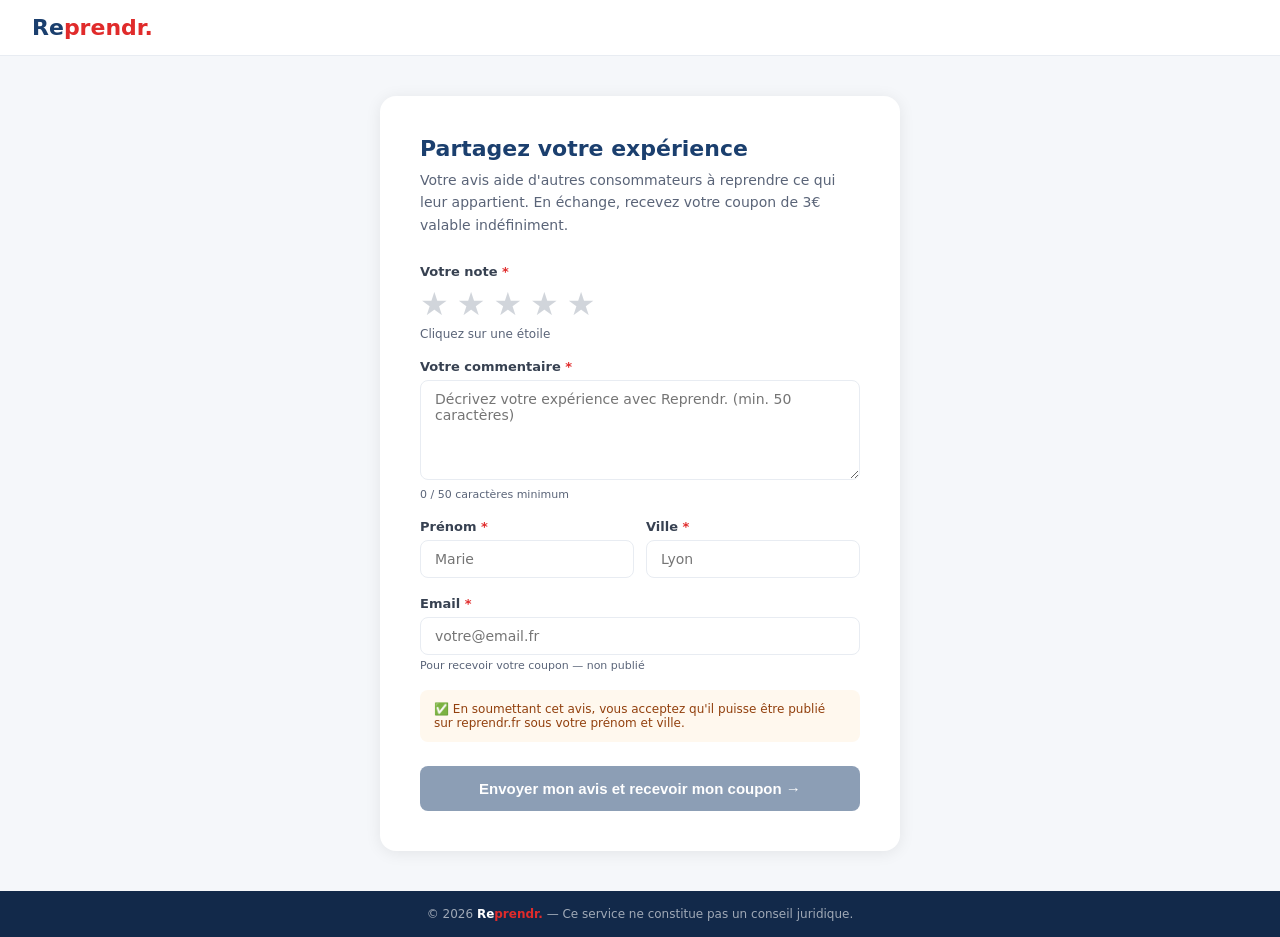
<file: avis.html>
<!DOCTYPE html>
<html lang="fr">
<head>
  <meta charset="UTF-8">
  <meta name="viewport" content="width=device-width, initial-scale=1.0">
  <title>Laissez votre avis — Reprendr.</title>
  <meta name="robots" content="noindex">
  <style>
    *{box-sizing:border-box;margin:0;padding:0}
    body{font-family:'Inter',system-ui,sans-serif;background:#F5F7FA;color:#1A1A2E;min-height:100vh;display:flex;flex-direction:column}
    :root{--blue:#1B3F6E;--red:#E02B2B;--gray:#F5F7FA;--gray2:#E8ECF2;--muted:#5A6478}
    nav{background:#fff;border-bottom:1px solid var(--gray2);padding:0 32px;height:56px;display:flex;align-items:center}
    .logo .re{color:var(--blue);font-size:22px;font-weight:800}
    .logo .ndr{color:var(--red);font-size:22px;font-weight:800}
    .main{flex:1;display:flex;align-items:center;justify-content:center;padding:40px 24px}
    .card{background:#fff;border-radius:16px;padding:40px;max-width:520px;width:100%;box-shadow:0 2px 16px rgba(0,0,0,0.08)}
    h1{font-size:22px;font-weight:800;color:var(--blue);margin-bottom:8px}
    .sub{font-size:14px;color:var(--muted);margin-bottom:28px;line-height:1.6}
    .field{margin-bottom:18px}
    label{display:block;font-size:13px;font-weight:600;color:#374151;margin-bottom:6px}
    input,textarea{width:100%;border:1px solid var(--gray2);border-radius:8px;padding:10px 14px;font-size:14px;font-family:inherit;color:#1A1A2E;outline:none;transition:border-color .2s}
    input:focus,textarea:focus{border-color:var(--blue)}
    textarea{resize:vertical;min-height:100px}
    .stars{display:flex;gap:8px;margin-bottom:4px}
    .star{font-size:32px;cursor:pointer;color:#D1D5DB;transition:color .15s;user-select:none}
    .star.active{color:#F59E0B}
    .note-label{font-size:12px;color:var(--muted);margin-bottom:4px}
    .btn{width:100%;background:var(--blue);color:#fff;border:none;padding:14px;border-radius:8px;font-size:15px;font-weight:700;cursor:pointer;margin-top:8px}
    .btn:disabled{opacity:.5;cursor:not-allowed}
    .success{text-align:center;padding:20px 0}
    .success-icon{font-size:56px;margin-bottom:16px}
    .success h2{font-size:20px;font-weight:800;color:var(--blue);margin-bottom:8px}
    .success p{font-size:14px;color:var(--muted);line-height:1.6}
    .coupon-box{background:#F0FBF4;border:2px solid #86EFAC;border-radius:12px;padding:20px;margin:20px 0;text-align:center}
    .coupon-code{font-size:28px;font-weight:800;color:var(--blue);letter-spacing:3px;margin:8px 0}
    .coupon-note{font-size:12px;color:var(--muted)}
    footer{background:#12294A;color:rgba(255,255,255,.6);text-align:center;padding:16px;font-size:12px}
    footer .re{color:#fff;font-weight:700}
    footer .ndr{color:var(--red);font-weight:700}
  </style>
</head>
<body>
<nav><div class="logo"><span class="re">Re</span><span class="ndr">prendr.</span></div></nav>

<div class="main">
  <div class="card" id="formCard">
    <h1>Partagez votre expérience</h1>
    <div class="sub">Votre avis aide d'autres consommateurs à reprendre ce qui leur appartient. En échange, recevez votre coupon de 3€ valable indéfiniment.</div>

    <div class="field">
      <label>Votre note <span style="color:var(--red)">*</span></label>
      <div class="stars" id="stars">
        <span class="star" data-note="1" onclick="setNote(1)">★</span>
        <span class="star" data-note="2" onclick="setNote(2)">★</span>
        <span class="star" data-note="3" onclick="setNote(3)">★</span>
        <span class="star" data-note="4" onclick="setNote(4)">★</span>
        <span class="star" data-note="5" onclick="setNote(5)">★</span>
      </div>
      <div class="note-label" id="noteLabel">Cliquez sur une étoile</div>
    </div>

    <div class="field">
      <label>Votre commentaire <span style="color:var(--red)">*</span></label>
      <textarea id="commentaire" placeholder="Décrivez votre expérience avec Reprendr. (min. 50 caractères)" oninput="checkForm()"></textarea>
      <div id="charCount" style="font-size:11px;color:var(--muted);margin-top:4px">0 / 50 caractères minimum</div>
    </div>

    <div style="display:grid;grid-template-columns:1fr 1fr;gap:12px">
      <div class="field">
        <label>Prénom <span style="color:var(--red)">*</span></label>
        <input type="text" id="prenom" placeholder="Marie" oninput="checkForm()">
      </div>
      <div class="field">
        <label>Ville <span style="color:var(--red)">*</span></label>
        <input type="text" id="ville" placeholder="Lyon" oninput="checkForm()">
      </div>
    </div>

    <div class="field">
      <label>Email <span style="color:var(--red)">*</span></label>
      <input type="email" id="email" placeholder="votre@email.fr" oninput="checkForm()">
      <div style="font-size:11px;color:var(--muted);margin-top:4px">Pour recevoir votre coupon — non publié</div>
    </div>

    <div style="background:#FFF8EE;border-radius:8px;padding:12px 14px;font-size:12px;color:#92400E;margin-bottom:16px">
      ✅ En soumettant cet avis, vous acceptez qu'il puisse être publié sur reprendr.fr sous votre prénom et ville.
    </div>

    <button class="btn" id="btnSoumettre" onclick="soumettreAvis()" disabled>Envoyer mon avis et recevoir mon coupon →</button>
    <div id="erreur" style="display:none;color:#DC2626;font-size:13px;margin-top:8px;text-align:center"></div>
  </div>

  <div class="card success" id="successCard" style="display:none">
    <div class="success-icon">🎉</div>
    <h2>Merci pour votre avis !</h2>
    <p>Votre coupon de 3€ vous a été envoyé par email. Utilisez-le sur votre prochain dossier ou offrez-le à un proche.</p>
    <div class="coupon-box">
      <div style="font-size:13px;color:var(--muted);margin-bottom:4px">Votre coupon</div>
      <div class="coupon-code" id="displayCoupon">—</div>
      <div class="coupon-note">Valable indéfiniment · 3€ de réduction · Utilisable une fois</div>
    </div>
    <a href="/" style="display:inline-block;background:var(--blue);color:#fff;text-decoration:none;padding:12px 24px;border-radius:8px;font-size:14px;font-weight:700;margin-top:8px">Retour à l'accueil →</a>
  </div>
</div>

<footer>© 2026 <span class="re">Re</span><span class="ndr">prendr.</span> — Ce service ne constitue pas un conseil juridique.</footer>

<script>
var noteSelectionnee = 0;
var noteLabels = ['','Très insatisfait','Insatisfait','Correct','Satisfait','Très satisfait !'];

function setNote(n) {
  noteSelectionnee = n;
  document.querySelectorAll('.star').forEach(function(s,i){
    s.classList.toggle('active', i < n);
  });
  document.getElementById('noteLabel').textContent = noteLabels[n];
  checkForm();
}

function checkForm() {
  var commentaire = document.getElementById('commentaire').value.trim();
  var prenom = document.getElementById('prenom').value.trim();
  var ville = document.getElementById('ville').value.trim();
  var email = document.getElementById('email').value.trim();
  var charCount = document.getElementById('charCount');
  charCount.textContent = commentaire.length + ' / 50 caractères minimum';
  charCount.style.color = commentaire.length >= 50 ? '#2E7D52' : 'var(--muted)';
  var ok = noteSelectionnee > 0 && commentaire.length >= 50 && prenom && ville && email.includes('@');
  document.getElementById('btnSoumettre').disabled = !ok;
}

async function soumettreAvis() {
  var btn = document.getElementById('btnSoumettre');
  var erreur = document.getElementById('erreur');
  btn.disabled = true;
  btn.textContent = 'Envoi en cours…';
  erreur.style.display = 'none';

  var params = new URLSearchParams(window.location.search);
  var dossierId = params.get('did') || null;

  try {
    var resp = await fetch('https://scbcixelfodadmjtpjqh.supabase.co/functions/v1/submit-avis', {
      method: 'POST',
      headers: {'Content-Type':'application/json'},
      body: JSON.stringify({
        dossier_id: dossierId,
        email: document.getElementById('email').value.trim(),
        prenom: document.getElementById('prenom').value.trim(),
        ville: document.getElementById('ville').value.trim(),
        note: noteSelectionnee,
        commentaire: document.getElementById('commentaire').value.trim()
      })
    });
    var data = await resp.json();
    if(data.success) {
      document.getElementById('formCard').style.display = 'none';
      document.getElementById('successCard').style.display = 'block';
      document.getElementById('displayCoupon').textContent = data.coupon_code;
    } else {
      throw new Error(data.error || 'Erreur serveur');
    }
  } catch(e) {
    erreur.style.display = 'block';
    erreur.textContent = 'Une erreur est survenue. Réessayez dans quelques instants.';
    btn.disabled = false;
    btn.textContent = 'Envoyer mon avis et recevoir mon coupon →';
  }
}
</script>
</body>
</html>
</file>
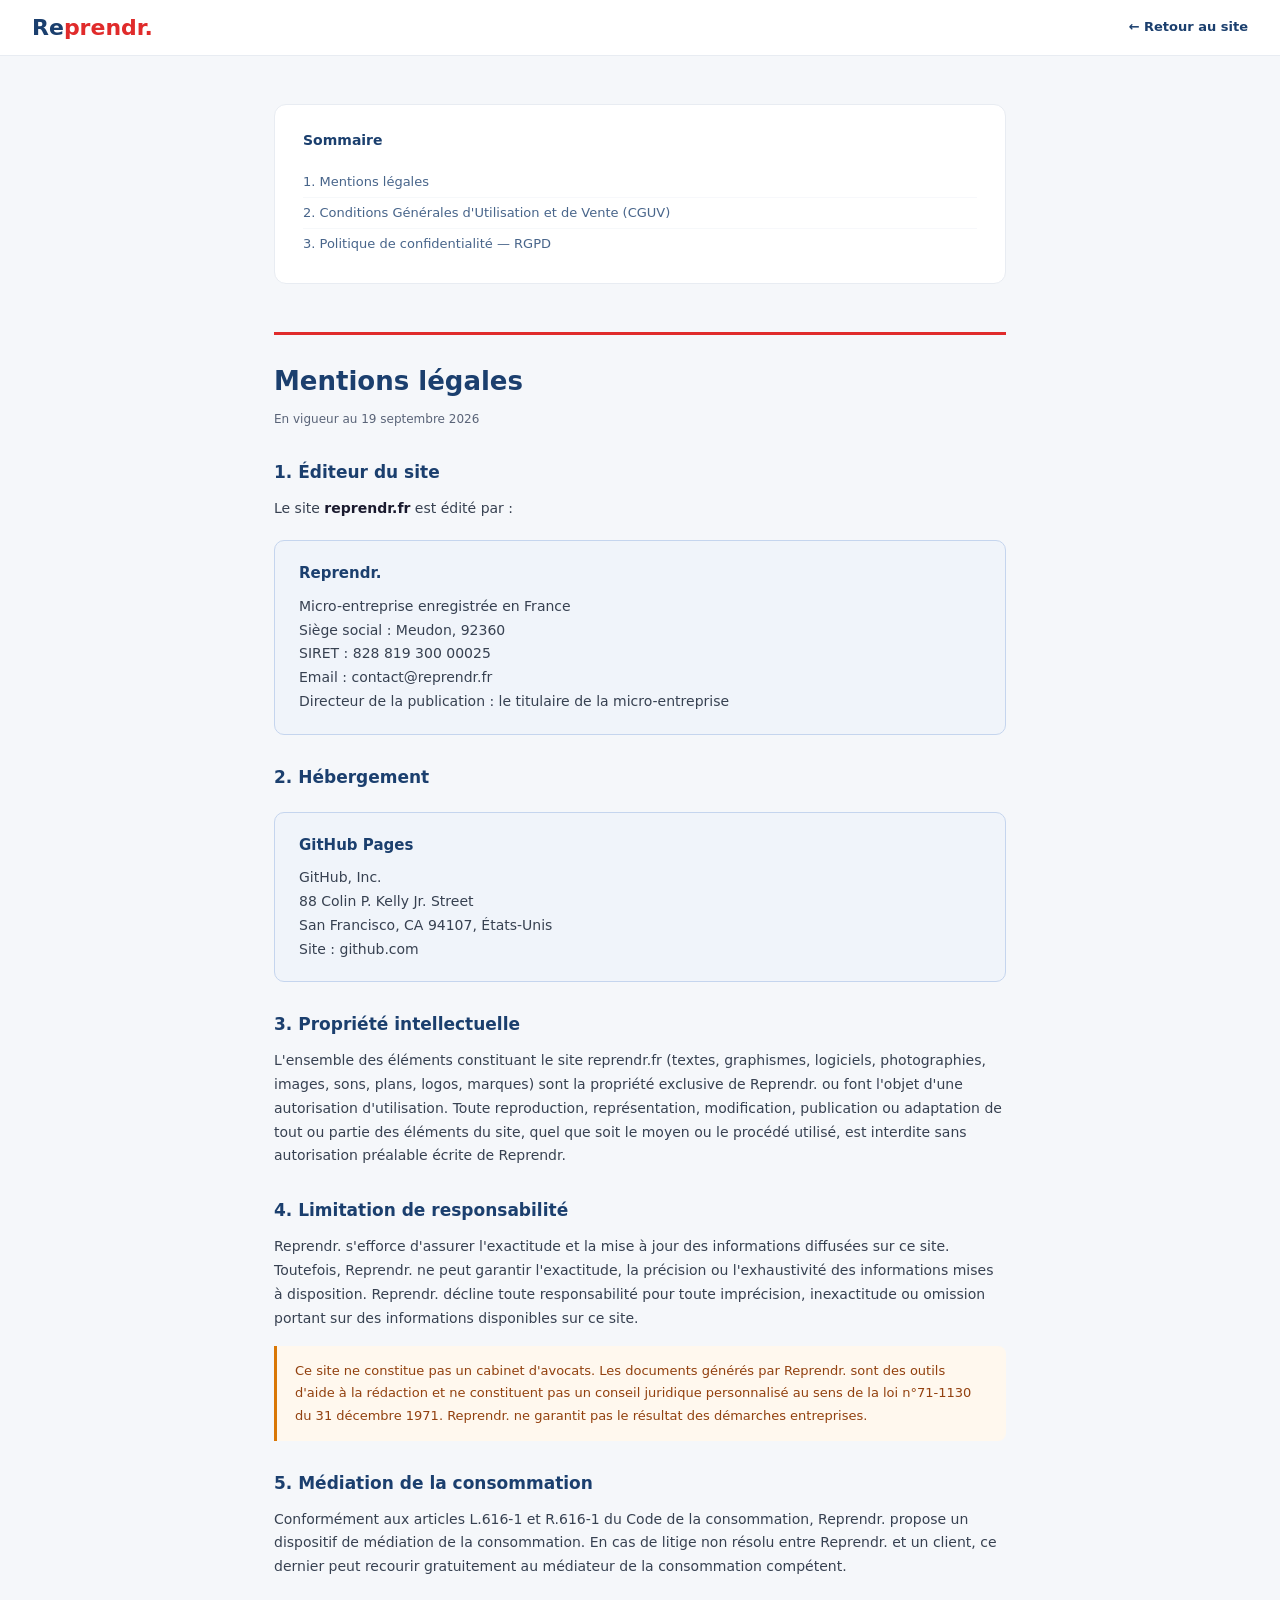
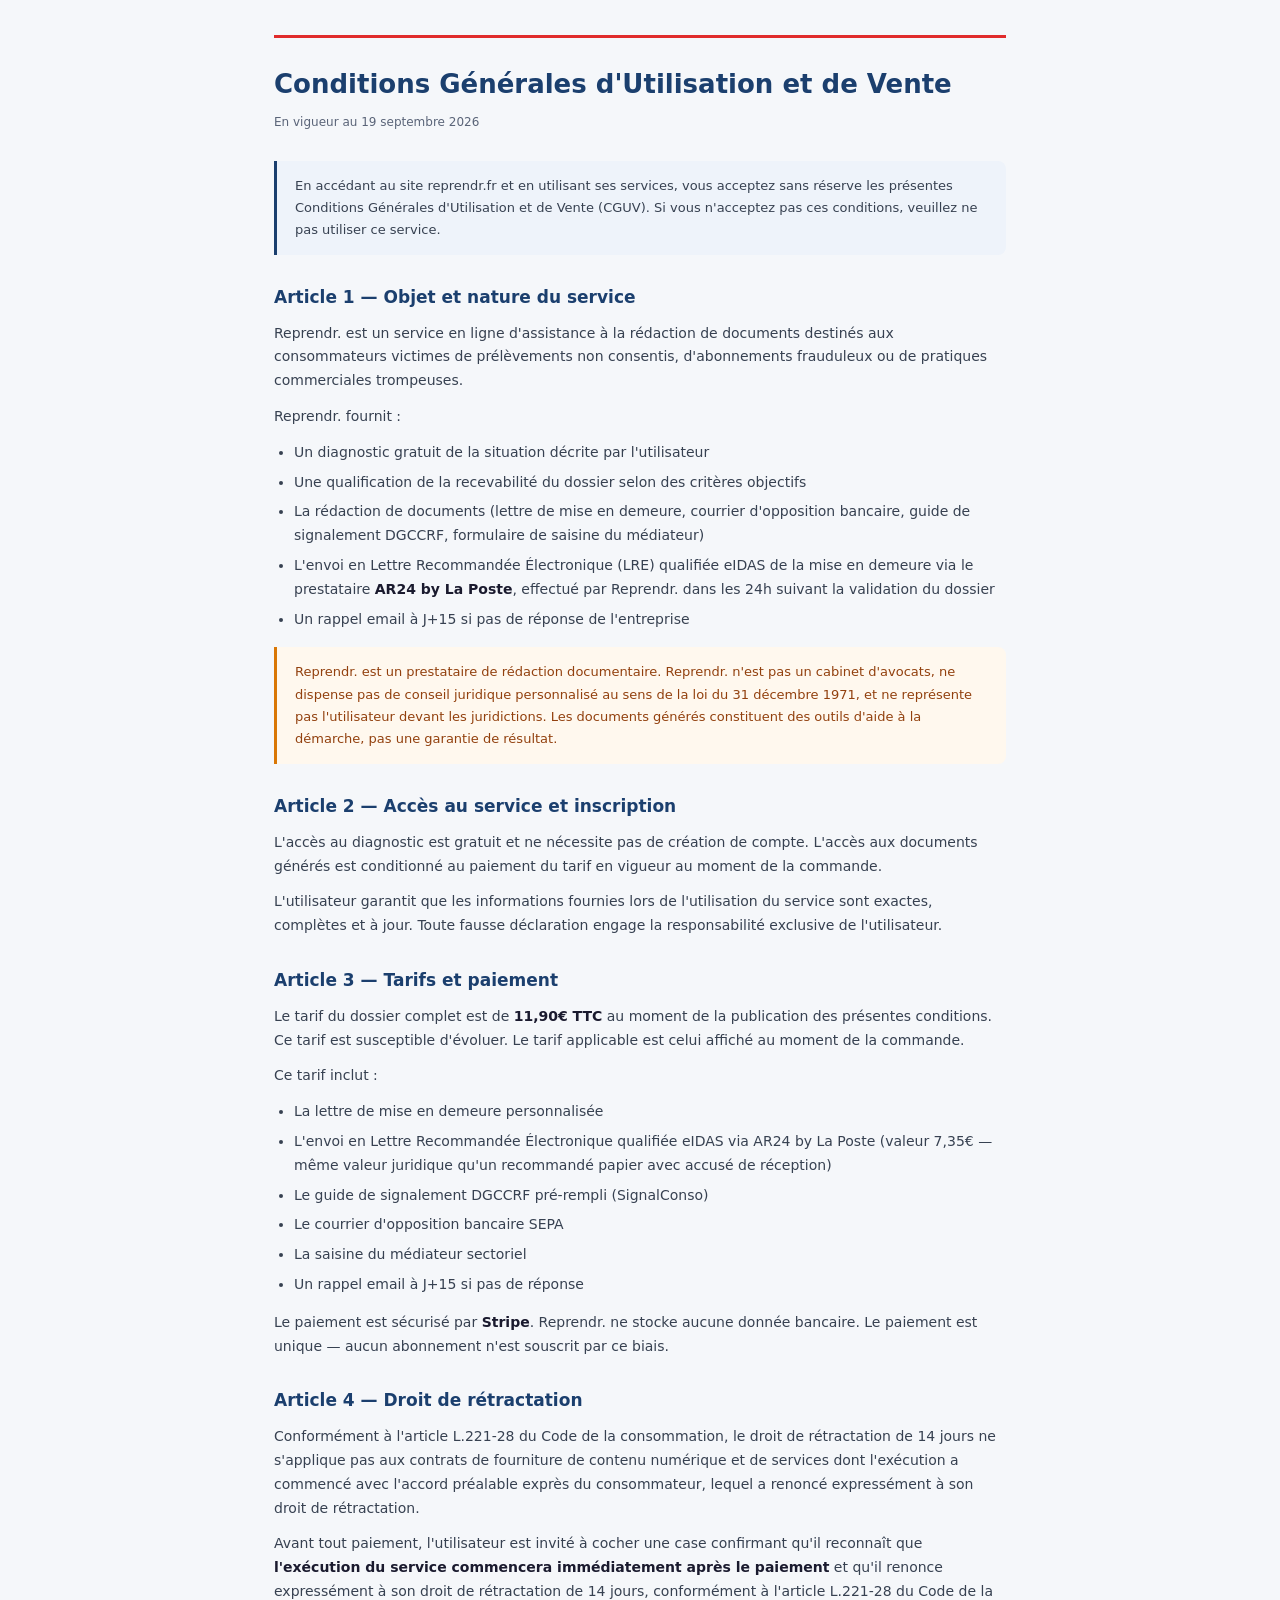
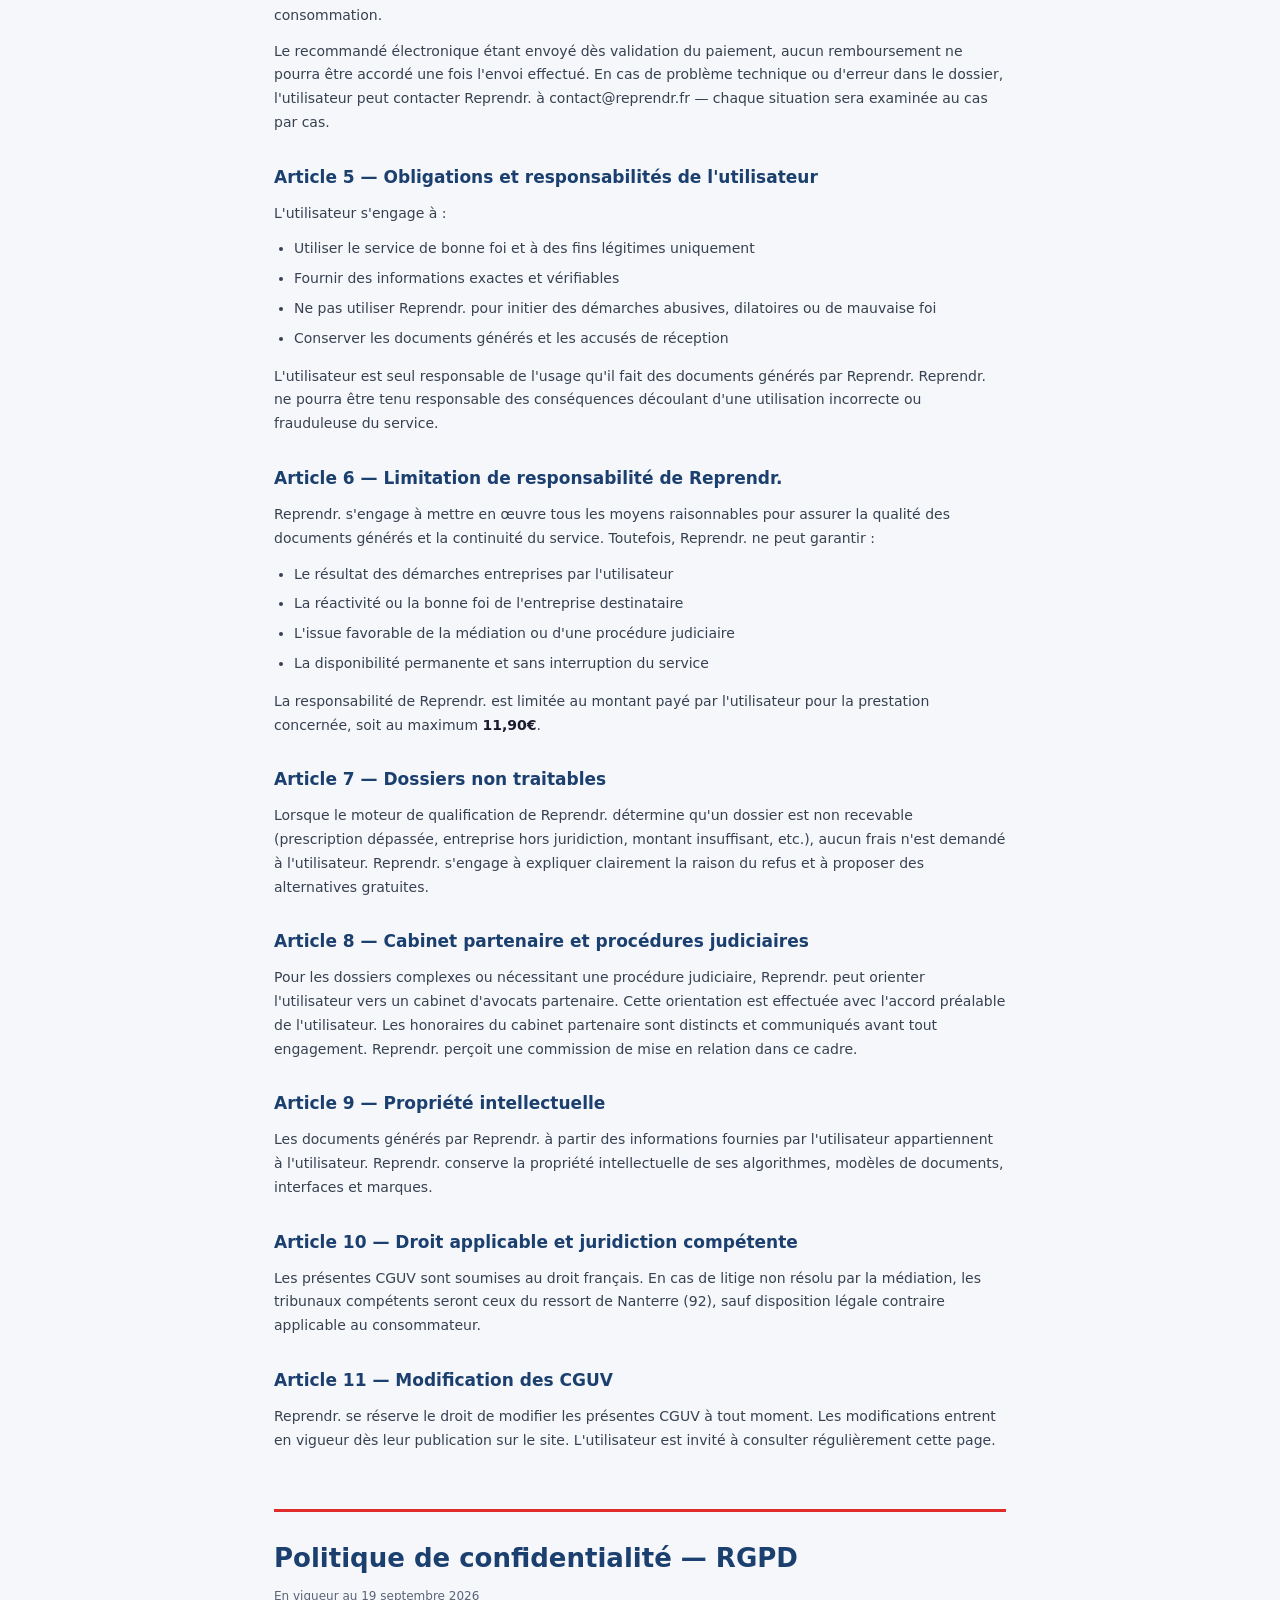
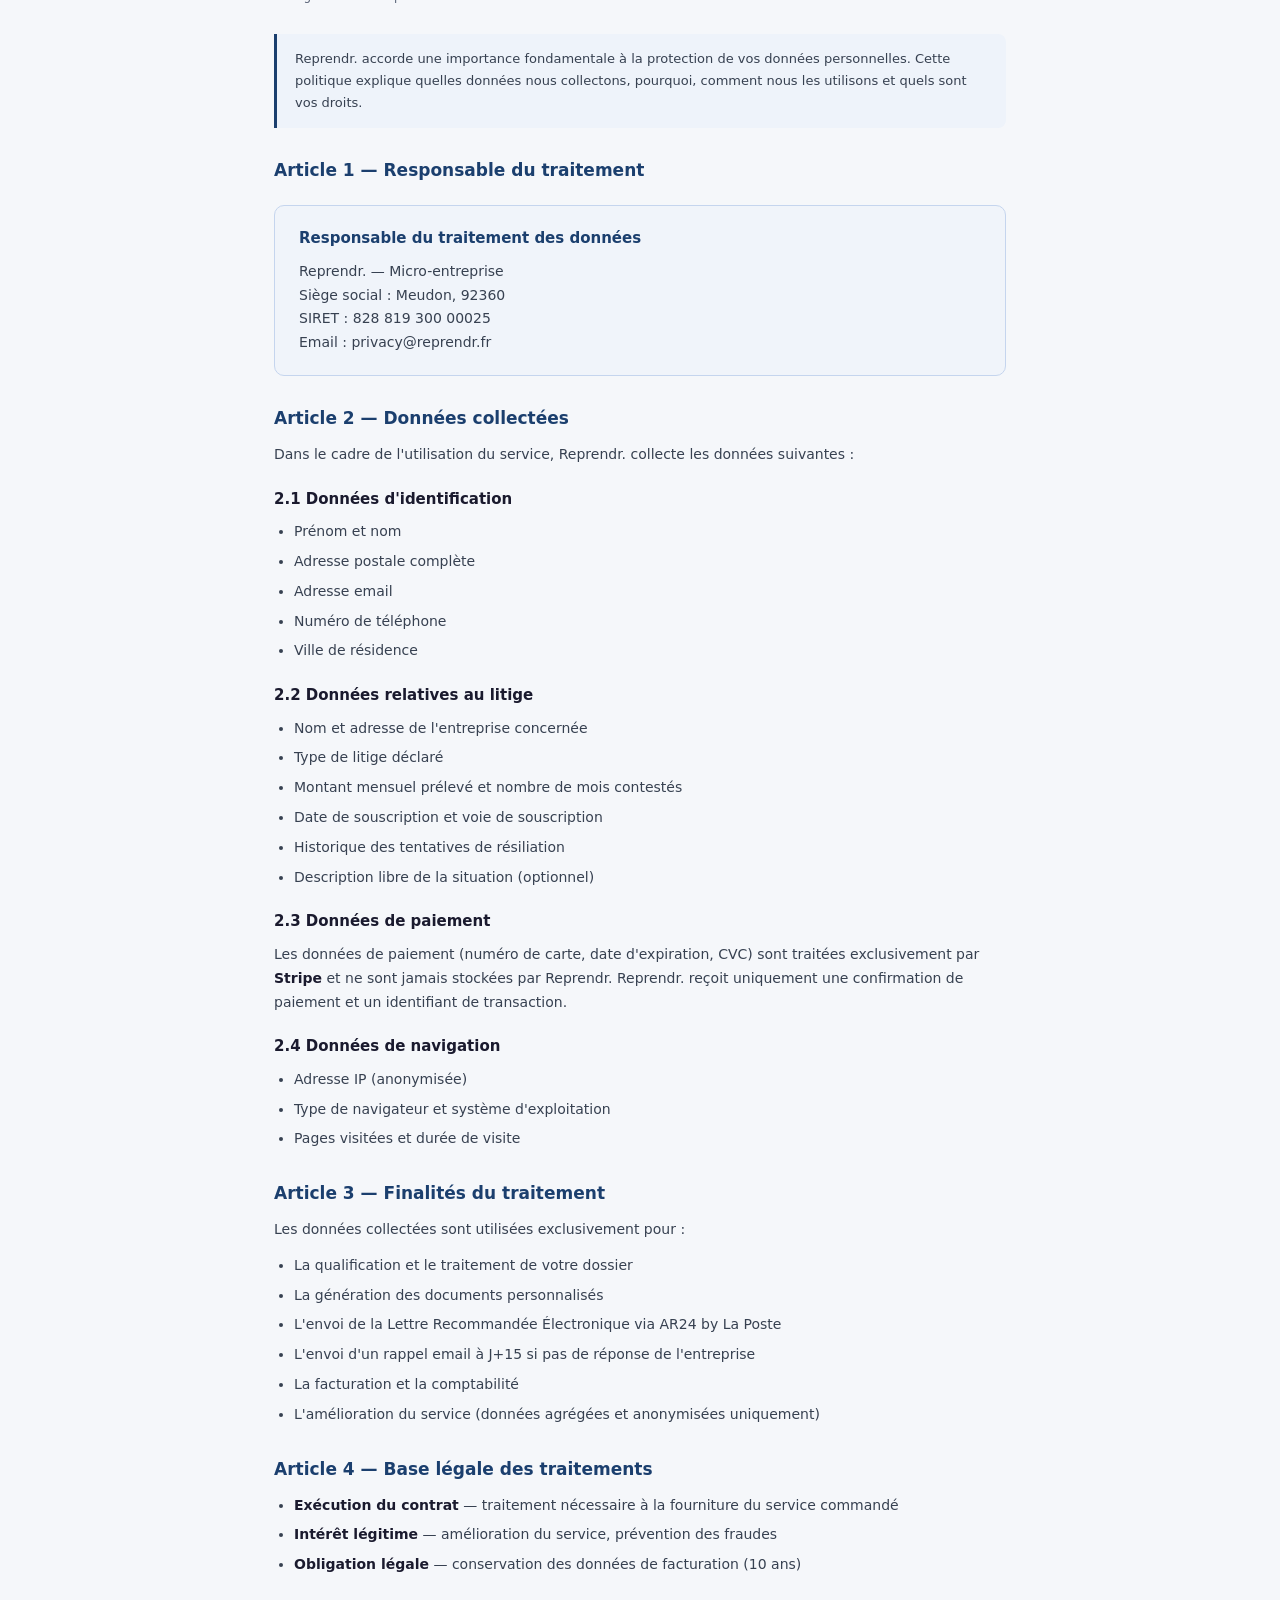
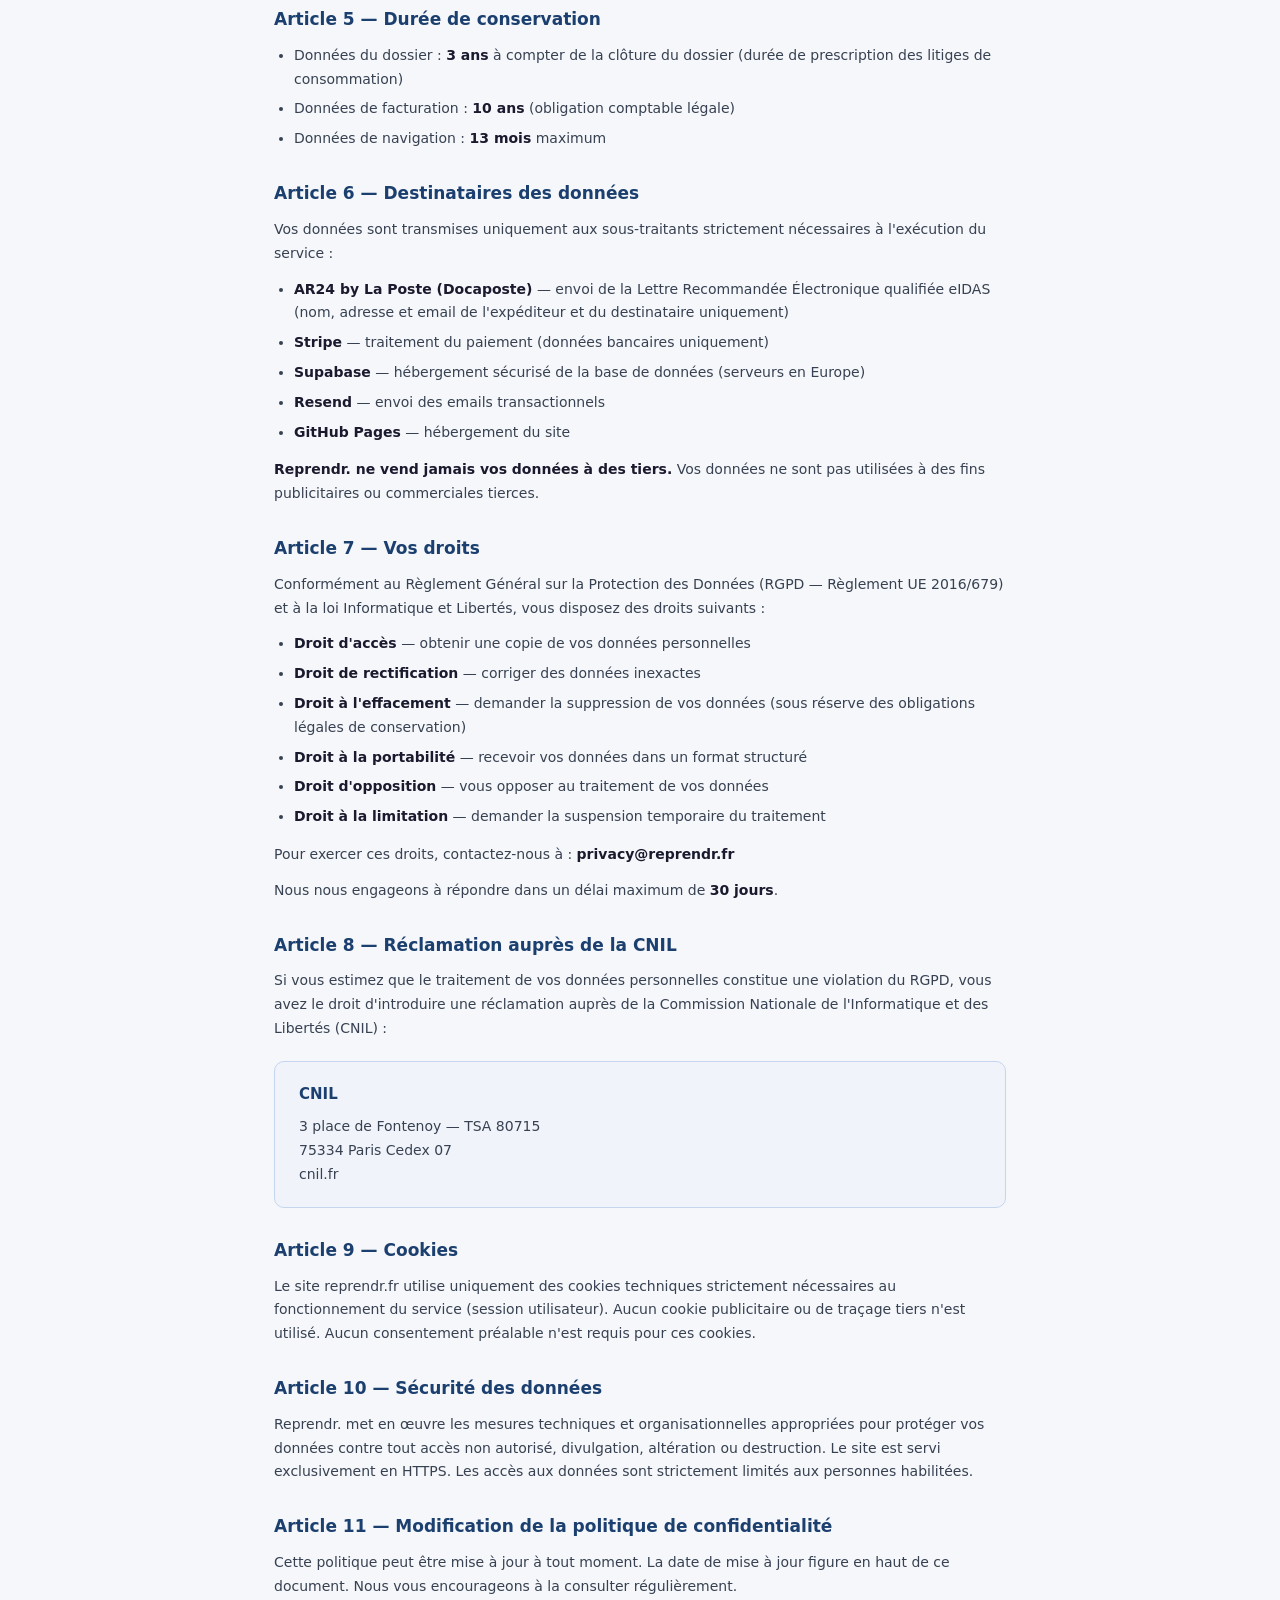
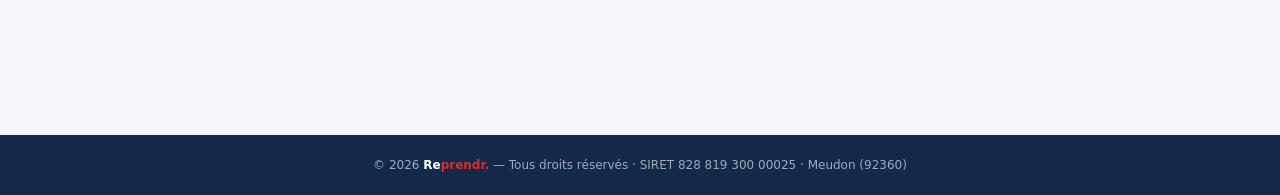
<file: legal.html>
<!DOCTYPE html>
<html lang="fr">
<head>
  <meta charset="UTF-8">
  <meta name="viewport" content="width=device-width, initial-scale=1.0">
  <title>Reprendr. — Mentions légales, CGU & Politique de confidentialité</title>
  <style>
    *{box-sizing:border-box;margin:0;padding:0}
    body{font-family:'Inter',system-ui,sans-serif;background:#F5F7FA;color:#1A1A2E;line-height:1.7}
    :root{--blue:#1B3F6E;--red:#E02B2B;--gray:#F5F7FA;--gray2:#E8ECF2;--muted:#5A6478}

    nav{background:#fff;border-bottom:1px solid var(--gray2);padding:0 32px;height:56px;display:flex;align-items:center;justify-content:space-between;position:sticky;top:0;z-index:100}
    .logo .re{color:var(--blue);font-size:22px;font-weight:800}
    .logo .ndr{color:var(--red);font-size:22px;font-weight:800}
    .back{font-size:13px;color:var(--blue);text-decoration:none;font-weight:600}

    .wrapper{max-width:780px;margin:0 auto;padding:48px 24px 80px}

    .toc{background:#fff;border:1px solid var(--gray2);border-radius:12px;padding:24px 28px;margin-bottom:48px}
    .toc-titre{font-size:14px;font-weight:700;color:var(--blue);margin-bottom:14px}
    .toc a{display:block;font-size:13px;color:var(--blue);text-decoration:none;padding:4px 0;border-bottom:1px solid var(--gray);opacity:.8}
    .toc a:last-child{border:none}
    .toc a:hover{opacity:1}

    .doc-section{scroll-margin-top:70px;margin-bottom:56px}
    .doc-titre{font-size:26px;font-weight:800;color:var(--blue);margin-bottom:6px;padding-top:24px;border-top:3px solid var(--red)}
    .doc-date{font-size:12px;color:var(--muted);margin-bottom:28px}

    h2{font-size:17px;font-weight:700;color:var(--blue);margin:28px 0 10px}
    h3{font-size:15px;font-weight:600;color:#1A1A2E;margin:20px 0 8px}
    p{font-size:14px;color:#374151;margin-bottom:12px}
    ul{margin:8px 0 14px 20px}
    li{font-size:14px;color:#374151;margin-bottom:6px}
    strong{color:#1A1A2E}

    .highlight{background:#EEF3FA;border-left:3px solid var(--blue);padding:14px 18px;border-radius:0 8px 8px 0;margin:16px 0;font-size:13px;color:#374151}
    .warning{background:#FFF8EE;border-left:3px solid #D97706;padding:14px 18px;border-radius:0 8px 8px 0;margin:16px 0;font-size:13px;color:#92400E}
    .contact-box{background:#F0F4FA;border:1px solid #C5D5EE;border-radius:10px;padding:20px 24px;margin:20px 0;font-size:14px;color:#374151}
    .contact-box strong{display:block;margin-bottom:8px;color:var(--blue);font-size:15px}

    footer{background:#12294A;color:rgba(255,255,255,.6);text-align:center;padding:20px 32px;font-size:12px}
    footer .re{color:#fff;font-weight:700}
    footer .ndr{color:var(--red);font-weight:700}
  </style>
</head>
<body>

<nav>
  <div class="logo"><span class="re">Re</span><span class="ndr">prendr.</span></div>
  <a class="back" href="index.html">← Retour au site</a>
</nav>

<div class="wrapper">

  <div class="toc">
    <div class="toc-titre">Sommaire</div>
    <a href="#mentions">1. Mentions légales</a>
    <a href="#cgu">2. Conditions Générales d'Utilisation et de Vente (CGUV)</a>
    <a href="#confidentialite">3. Politique de confidentialité — RGPD</a>
  </div>

  <!-- ===== MENTIONS LÉGALES ===== -->
  <div class="doc-section" id="mentions">
    <div class="doc-titre">Mentions légales</div>
    <div class="doc-date">En vigueur au 19 septembre 2026</div>

    <h2>1. Éditeur du site</h2>
    <p>Le site <strong>reprendr.fr</strong> est édité par :</p>
    <div class="contact-box">
      <strong>Reprendr.</strong>
      Micro-entreprise enregistrée en France<br>
      Siège social : Meudon, 92360<br>
      SIRET : 828 819 300 00025<br>
      Email : contact@reprendr.fr<br>
      Directeur de la publication : le titulaire de la micro-entreprise
    </div>

    <h2>2. Hébergement</h2>
    <div class="contact-box">
      <strong>GitHub Pages</strong>
      GitHub, Inc.<br>
      88 Colin P. Kelly Jr. Street<br>
      San Francisco, CA 94107, États-Unis<br>
      Site : github.com
    </div>

    <h2>3. Propriété intellectuelle</h2>
    <p>L'ensemble des éléments constituant le site reprendr.fr (textes, graphismes, logiciels, photographies, images, sons, plans, logos, marques) sont la propriété exclusive de Reprendr. ou font l'objet d'une autorisation d'utilisation. Toute reproduction, représentation, modification, publication ou adaptation de tout ou partie des éléments du site, quel que soit le moyen ou le procédé utilisé, est interdite sans autorisation préalable écrite de Reprendr.</p>

    <h2>4. Limitation de responsabilité</h2>
    <p>Reprendr. s'efforce d'assurer l'exactitude et la mise à jour des informations diffusées sur ce site. Toutefois, Reprendr. ne peut garantir l'exactitude, la précision ou l'exhaustivité des informations mises à disposition. Reprendr. décline toute responsabilité pour toute imprécision, inexactitude ou omission portant sur des informations disponibles sur ce site.</p>

    <div class="warning">
      Ce site ne constitue pas un cabinet d'avocats. Les documents générés par Reprendr. sont des outils d'aide à la rédaction et ne constituent pas un conseil juridique personnalisé au sens de la loi n°71-1130 du 31 décembre 1971. Reprendr. ne garantit pas le résultat des démarches entreprises.
    </div>

    <h2>5. Médiation de la consommation</h2>
    <p>Conformément aux articles L.616-1 et R.616-1 du Code de la consommation, Reprendr. propose un dispositif de médiation de la consommation. En cas de litige non résolu entre Reprendr. et un client, ce dernier peut recourir gratuitement au médiateur de la consommation compétent.</p>
  </div>

  <!-- ===== CGU ===== -->
  <div class="doc-section" id="cgu">
    <div class="doc-titre">Conditions Générales d'Utilisation et de Vente</div>
    <div class="doc-date">En vigueur au 19 septembre 2026</div>

    <div class="highlight">En accédant au site reprendr.fr et en utilisant ses services, vous acceptez sans réserve les présentes Conditions Générales d'Utilisation et de Vente (CGUV). Si vous n'acceptez pas ces conditions, veuillez ne pas utiliser ce service.</div>

    <h2>Article 1 — Objet et nature du service</h2>
    <p>Reprendr. est un service en ligne d'assistance à la rédaction de documents destinés aux consommateurs victimes de prélèvements non consentis, d'abonnements frauduleux ou de pratiques commerciales trompeuses.</p>
    <p>Reprendr. fournit :</p>
    <ul>
      <li>Un diagnostic gratuit de la situation décrite par l'utilisateur</li>
      <li>Une qualification de la recevabilité du dossier selon des critères objectifs</li>
      <li>La rédaction de documents (lettre de mise en demeure, courrier d'opposition bancaire, guide de signalement DGCCRF, formulaire de saisine du médiateur)</li>
      <li>L'envoi en Lettre Recommandée Électronique (LRE) qualifiée eIDAS de la mise en demeure via le prestataire <strong>AR24 by La Poste</strong>, effectué par Reprendr. dans les 24h suivant la validation du dossier</li>
      <li>Un rappel email à J+15 si pas de réponse de l'entreprise</li>
    </ul>

    <div class="warning">
      Reprendr. est un prestataire de rédaction documentaire. Reprendr. n'est pas un cabinet d'avocats, ne dispense pas de conseil juridique personnalisé au sens de la loi du 31 décembre 1971, et ne représente pas l'utilisateur devant les juridictions. Les documents générés constituent des outils d'aide à la démarche, pas une garantie de résultat.
    </div>

    <h2>Article 2 — Accès au service et inscription</h2>
    <p>L'accès au diagnostic est gratuit et ne nécessite pas de création de compte. L'accès aux documents générés est conditionné au paiement du tarif en vigueur au moment de la commande.</p>
    <p>L'utilisateur garantit que les informations fournies lors de l'utilisation du service sont exactes, complètes et à jour. Toute fausse déclaration engage la responsabilité exclusive de l'utilisateur.</p>

    <h2>Article 3 — Tarifs et paiement</h2>
    <p>Le tarif du dossier complet est de <strong>11,90€ TTC</strong> au moment de la publication des présentes conditions. Ce tarif est susceptible d'évoluer. Le tarif applicable est celui affiché au moment de la commande.</p>
    <p>Ce tarif inclut :</p>
    <ul>
      <li>La lettre de mise en demeure personnalisée</li>
      <li>L'envoi en Lettre Recommandée Électronique qualifiée eIDAS via AR24 by La Poste (valeur 7,35€ — même valeur juridique qu'un recommandé papier avec accusé de réception)</li>
      <li>Le guide de signalement DGCCRF pré-rempli (SignalConso)</li>
      <li>Le courrier d'opposition bancaire SEPA</li>
      <li>La saisine du médiateur sectoriel</li>
      <li>Un rappel email à J+15 si pas de réponse</li>
    </ul>
    <p>Le paiement est sécurisé par <strong>Stripe</strong>. Reprendr. ne stocke aucune donnée bancaire. Le paiement est unique — aucun abonnement n'est souscrit par ce biais.</p>

    <h2>Article 4 — Droit de rétractation</h2>
    <p>Conformément à l'article L.221-28 du Code de la consommation, le droit de rétractation de 14 jours ne s'applique pas aux contrats de fourniture de contenu numérique et de services dont l'exécution a commencé avec l'accord préalable exprès du consommateur, lequel a renoncé expressément à son droit de rétractation.</p>
    <p>Avant tout paiement, l'utilisateur est invité à cocher une case confirmant qu'il reconnaît que <strong>l'exécution du service commencera immédiatement après le paiement</strong> et qu'il renonce expressément à son droit de rétractation de 14 jours, conformément à l'article L.221-28 du Code de la consommation.</p>
    <p>Le recommandé électronique étant envoyé dès validation du paiement, aucun remboursement ne pourra être accordé une fois l'envoi effectué. En cas de problème technique ou d'erreur dans le dossier, l'utilisateur peut contacter Reprendr. à contact@reprendr.fr — chaque situation sera examinée au cas par cas.</p>

    <h2>Article 5 — Obligations et responsabilités de l'utilisateur</h2>
    <p>L'utilisateur s'engage à :</p>
    <ul>
      <li>Utiliser le service de bonne foi et à des fins légitimes uniquement</li>
      <li>Fournir des informations exactes et vérifiables</li>
      <li>Ne pas utiliser Reprendr. pour initier des démarches abusives, dilatoires ou de mauvaise foi</li>
      <li>Conserver les documents générés et les accusés de réception</li>
    </ul>
    <p>L'utilisateur est seul responsable de l'usage qu'il fait des documents générés par Reprendr. Reprendr. ne pourra être tenu responsable des conséquences découlant d'une utilisation incorrecte ou frauduleuse du service.</p>

    <h2>Article 6 — Limitation de responsabilité de Reprendr.</h2>
    <p>Reprendr. s'engage à mettre en œuvre tous les moyens raisonnables pour assurer la qualité des documents générés et la continuité du service. Toutefois, Reprendr. ne peut garantir :</p>
    <ul>
      <li>Le résultat des démarches entreprises par l'utilisateur</li>
      <li>La réactivité ou la bonne foi de l'entreprise destinataire</li>
      <li>L'issue favorable de la médiation ou d'une procédure judiciaire</li>
      <li>La disponibilité permanente et sans interruption du service</li>
    </ul>
    <p>La responsabilité de Reprendr. est limitée au montant payé par l'utilisateur pour la prestation concernée, soit au maximum <strong>11,90€</strong>.</p>

    <h2>Article 7 — Dossiers non traitables</h2>
    <p>Lorsque le moteur de qualification de Reprendr. détermine qu'un dossier est non recevable (prescription dépassée, entreprise hors juridiction, montant insuffisant, etc.), aucun frais n'est demandé à l'utilisateur. Reprendr. s'engage à expliquer clairement la raison du refus et à proposer des alternatives gratuites.</p>

    <h2>Article 8 — Cabinet partenaire et procédures judiciaires</h2>
    <p>Pour les dossiers complexes ou nécessitant une procédure judiciaire, Reprendr. peut orienter l'utilisateur vers un cabinet d'avocats partenaire. Cette orientation est effectuée avec l'accord préalable de l'utilisateur. Les honoraires du cabinet partenaire sont distincts et communiqués avant tout engagement. Reprendr. perçoit une commission de mise en relation dans ce cadre.</p>

    <h2>Article 9 — Propriété intellectuelle</h2>
    <p>Les documents générés par Reprendr. à partir des informations fournies par l'utilisateur appartiennent à l'utilisateur. Reprendr. conserve la propriété intellectuelle de ses algorithmes, modèles de documents, interfaces et marques.</p>

    <h2>Article 10 — Droit applicable et juridiction compétente</h2>
    <p>Les présentes CGUV sont soumises au droit français. En cas de litige non résolu par la médiation, les tribunaux compétents seront ceux du ressort de Nanterre (92), sauf disposition légale contraire applicable au consommateur.</p>

    <h2>Article 11 — Modification des CGUV</h2>
    <p>Reprendr. se réserve le droit de modifier les présentes CGUV à tout moment. Les modifications entrent en vigueur dès leur publication sur le site. L'utilisateur est invité à consulter régulièrement cette page.</p>
  </div>

  <!-- ===== POLITIQUE DE CONFIDENTIALITÉ ===== -->
  <div class="doc-section" id="confidentialite">
    <div class="doc-titre">Politique de confidentialité — RGPD</div>
    <div class="doc-date">En vigueur au 19 septembre 2026</div>

    <div class="highlight">Reprendr. accorde une importance fondamentale à la protection de vos données personnelles. Cette politique explique quelles données nous collectons, pourquoi, comment nous les utilisons et quels sont vos droits.</div>

    <h2>Article 1 — Responsable du traitement</h2>
    <div class="contact-box">
      <strong>Responsable du traitement des données</strong>
      Reprendr. — Micro-entreprise<br>
      Siège social : Meudon, 92360<br>
      SIRET : 828 819 300 00025<br>
      Email : privacy@reprendr.fr
    </div>

    <h2>Article 2 — Données collectées</h2>
    <p>Dans le cadre de l'utilisation du service, Reprendr. collecte les données suivantes :</p>

    <h3>2.1 Données d'identification</h3>
    <ul>
      <li>Prénom et nom</li>
      <li>Adresse postale complète</li>
      <li>Adresse email</li>
      <li>Numéro de téléphone</li>
      <li>Ville de résidence</li>
    </ul>

    <h3>2.2 Données relatives au litige</h3>
    <ul>
      <li>Nom et adresse de l'entreprise concernée</li>
      <li>Type de litige déclaré</li>
      <li>Montant mensuel prélevé et nombre de mois contestés</li>
      <li>Date de souscription et voie de souscription</li>
      <li>Historique des tentatives de résiliation</li>
      <li>Description libre de la situation (optionnel)</li>
    </ul>

    <h3>2.3 Données de paiement</h3>
    <p>Les données de paiement (numéro de carte, date d'expiration, CVC) sont traitées exclusivement par <strong>Stripe</strong> et ne sont jamais stockées par Reprendr. Reprendr. reçoit uniquement une confirmation de paiement et un identifiant de transaction.</p>

    <h3>2.4 Données de navigation</h3>
    <ul>
      <li>Adresse IP (anonymisée)</li>
      <li>Type de navigateur et système d'exploitation</li>
      <li>Pages visitées et durée de visite</li>
    </ul>

    <h2>Article 3 — Finalités du traitement</h2>
    <p>Les données collectées sont utilisées exclusivement pour :</p>
    <ul>
      <li>La qualification et le traitement de votre dossier</li>
      <li>La génération des documents personnalisés</li>
      <li>L'envoi de la Lettre Recommandée Électronique via AR24 by La Poste</li>
      <li>L'envoi d'un rappel email à J+15 si pas de réponse de l'entreprise</li>
      <li>La facturation et la comptabilité</li>
      <li>L'amélioration du service (données agrégées et anonymisées uniquement)</li>
    </ul>

    <h2>Article 4 — Base légale des traitements</h2>
    <ul>
      <li><strong>Exécution du contrat</strong> — traitement nécessaire à la fourniture du service commandé</li>
      <li><strong>Intérêt légitime</strong> — amélioration du service, prévention des fraudes</li>
      <li><strong>Obligation légale</strong> — conservation des données de facturation (10 ans)</li>
    </ul>

    <h2>Article 5 — Durée de conservation</h2>
    <ul>
      <li>Données du dossier : <strong>3 ans</strong> à compter de la clôture du dossier (durée de prescription des litiges de consommation)</li>
      <li>Données de facturation : <strong>10 ans</strong> (obligation comptable légale)</li>
      <li>Données de navigation : <strong>13 mois</strong> maximum</li>
    </ul>

    <h2>Article 6 — Destinataires des données</h2>
    <p>Vos données sont transmises uniquement aux sous-traitants strictement nécessaires à l'exécution du service :</p>
    <ul>
      <li><strong>AR24 by La Poste (Docaposte)</strong> — envoi de la Lettre Recommandée Électronique qualifiée eIDAS (nom, adresse et email de l'expéditeur et du destinataire uniquement)</li>
      <li><strong>Stripe</strong> — traitement du paiement (données bancaires uniquement)</li>
      <li><strong>Supabase</strong> — hébergement sécurisé de la base de données (serveurs en Europe)</li>
      <li><strong>Resend</strong> — envoi des emails transactionnels</li>
      <li><strong>GitHub Pages</strong> — hébergement du site</li>
    </ul>
    <p><strong>Reprendr. ne vend jamais vos données à des tiers.</strong> Vos données ne sont pas utilisées à des fins publicitaires ou commerciales tierces.</p>

    <h2>Article 7 — Vos droits</h2>
    <p>Conformément au Règlement Général sur la Protection des Données (RGPD — Règlement UE 2016/679) et à la loi Informatique et Libertés, vous disposez des droits suivants :</p>
    <ul>
      <li><strong>Droit d'accès</strong> — obtenir une copie de vos données personnelles</li>
      <li><strong>Droit de rectification</strong> — corriger des données inexactes</li>
      <li><strong>Droit à l'effacement</strong> — demander la suppression de vos données (sous réserve des obligations légales de conservation)</li>
      <li><strong>Droit à la portabilité</strong> — recevoir vos données dans un format structuré</li>
      <li><strong>Droit d'opposition</strong> — vous opposer au traitement de vos données</li>
      <li><strong>Droit à la limitation</strong> — demander la suspension temporaire du traitement</li>
    </ul>
    <p>Pour exercer ces droits, contactez-nous à : <strong>privacy@reprendr.fr</strong></p>
    <p>Nous nous engageons à répondre dans un délai maximum de <strong>30 jours</strong>.</p>

    <h2>Article 8 — Réclamation auprès de la CNIL</h2>
    <p>Si vous estimez que le traitement de vos données personnelles constitue une violation du RGPD, vous avez le droit d'introduire une réclamation auprès de la Commission Nationale de l'Informatique et des Libertés (CNIL) :</p>
    <div class="contact-box">
      <strong>CNIL</strong>
      3 place de Fontenoy — TSA 80715<br>
      75334 Paris Cedex 07<br>
      cnil.fr
    </div>

    <h2>Article 9 — Cookies</h2>
    <p>Le site reprendr.fr utilise uniquement des cookies techniques strictement nécessaires au fonctionnement du service (session utilisateur). Aucun cookie publicitaire ou de traçage tiers n'est utilisé. Aucun consentement préalable n'est requis pour ces cookies.</p>

    <h2>Article 10 — Sécurité des données</h2>
    <p>Reprendr. met en œuvre les mesures techniques et organisationnelles appropriées pour protéger vos données contre tout accès non autorisé, divulgation, altération ou destruction. Le site est servi exclusivement en HTTPS. Les accès aux données sont strictement limités aux personnes habilitées.</p>

    <h2>Article 11 — Modification de la politique de confidentialité</h2>
    <p>Cette politique peut être mise à jour à tout moment. La date de mise à jour figure en haut de ce document. Nous vous encourageons à la consulter régulièrement.</p>
  </div>

</div>

<footer>© 2026 <span class="re">Re</span><span class="ndr">prendr.</span> — Tous droits réservés · SIRET 828 819 300 00025 · Meudon (92360)</footer>

</body>
</html>
</file>
